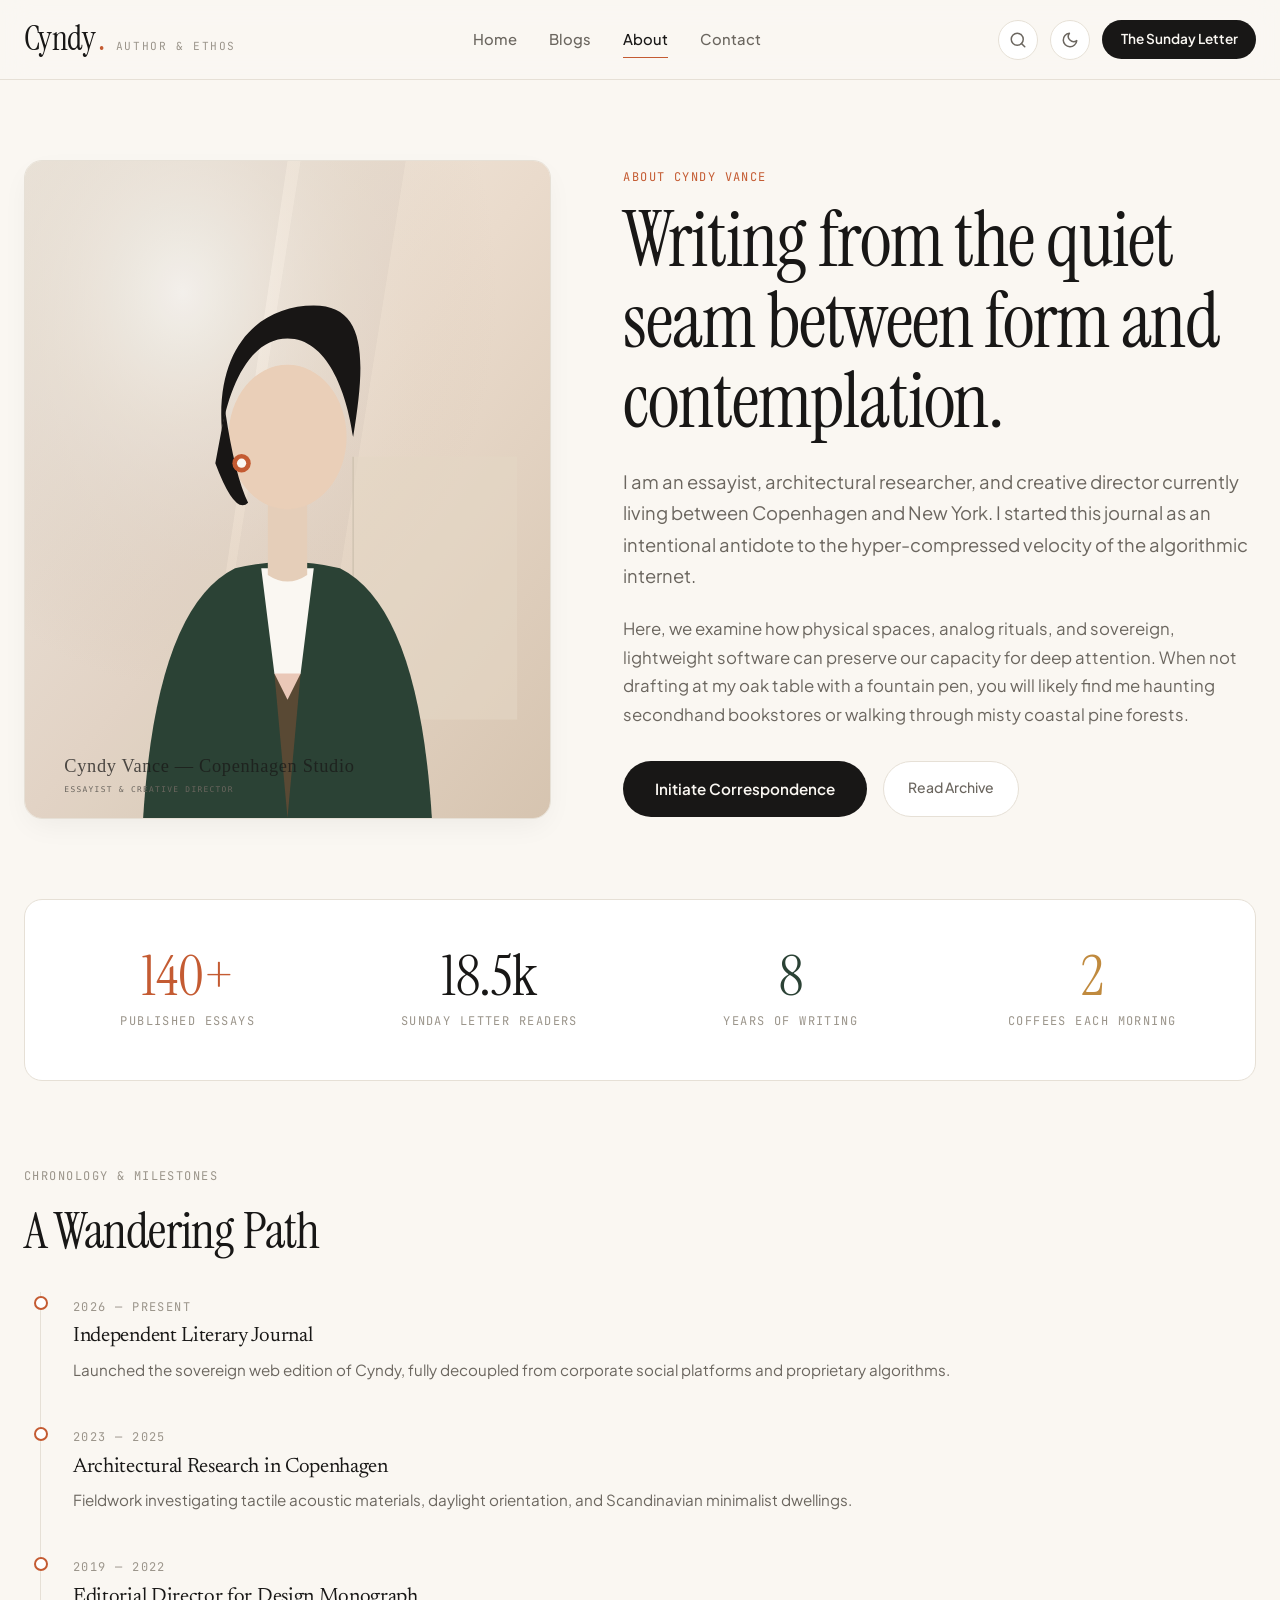
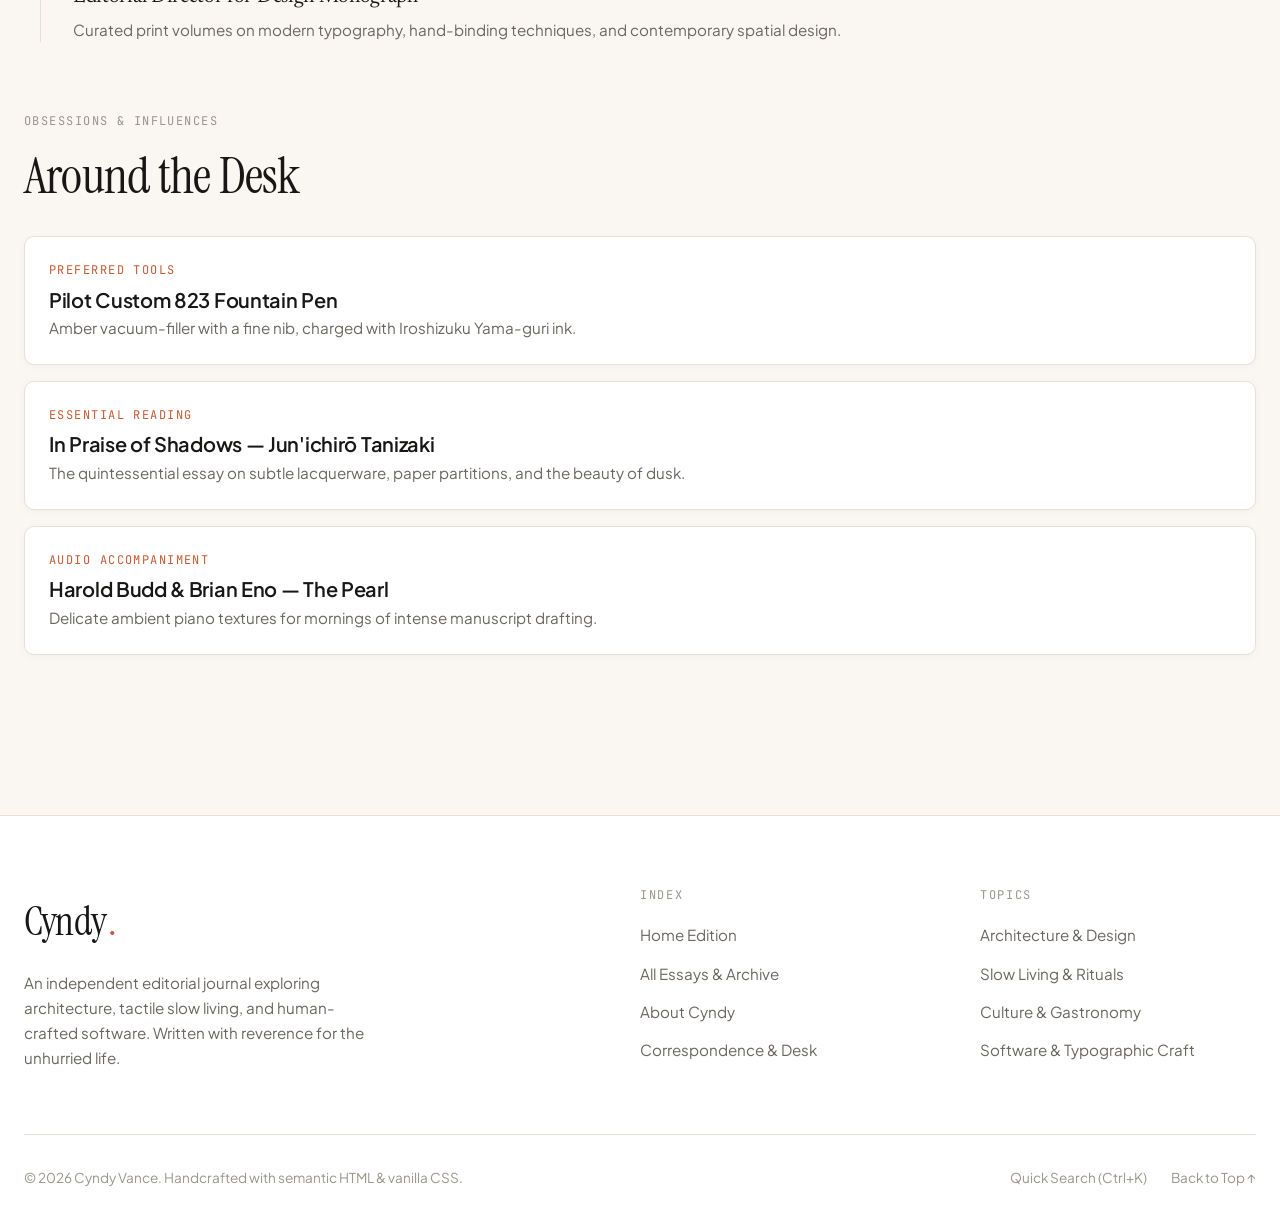
<file: about.html>
<!DOCTYPE html>
<html lang="en">
<head>
  <meta charset="UTF-8">
  <meta name="viewport" content="width=device-width, initial-scale=1.0">
  <title>About Cyndy — Notes on the Author &amp; Ethos</title>
  <meta name="description" content="Learn about Cyndy Vance, essayist and creative director exploring slow architecture, deliberate crafts, and intentional technology.">
  <link rel="stylesheet" href="Style/main.css">
</head>
<body>

  <!-- Top Reading Progress Indicator -->
  <div id="readingProgressBar"></div>

  <!-- Header -->
  <header class="site-header">
    <div class="container header-inner">
      <div class="logo-area">
        <a href="index.html" class="brand-logo" id="siteLogo">Cyndy<span class="dot">.</span></a>
        <span class="brand-subtitle">Author &amp; Ethos</span>
      </div>

      <nav class="desktop-nav" aria-label="Main Navigation">
        <a href="index.html" class="nav-link" id="navHome">Home</a>
        <a href="blogs.html" class="nav-link" id="navBlogs">Blogs</a>
        <a href="about.html" class="nav-link active" id="navAbout">About</a>
        <a href="contact.html" class="nav-link" id="navContact">Contact</a>
      </nav>

      <div class="header-actions">
        <button class="header-btn open-search-btn" id="searchTriggerBtn" title="Search articles (Ctrl+K)" aria-label="Search articles">
          <svg width="18" height="18" viewBox="0 0 24 24" fill="none" stroke="currentColor" stroke-width="2" stroke-linecap="round" stroke-linejoin="round"><circle cx="11" cy="11" r="8"/><line x1="21" y1="21" x2="16.65" y2="16.65"/></svg>
        </button>

        <button class="header-btn theme-toggle-btn" id="themeToggleBtn" title="Toggle Theme" aria-label="Toggle Dark/Light Mode">
          <!-- Populated by JS -->
        </button>

        <a href="index.html#newsletterSection" class="cta-newsletter-btn" id="navNewsletterBtn">The Sunday Letter</a>

        <button class="mobile-menu-toggle" id="mobileMenuToggle" aria-label="Toggle navigation menu">
          <span></span>
          <span></span>
          <span></span>
        </button>
      </div>
    </div>
  </header>

  <!-- Mobile Drawer -->
  <div class="mobile-nav-drawer" id="mobileNavDrawer">
    <a href="index.html" class="nav-link">Home</a>
    <a href="blogs.html" class="nav-link">Blogs</a>
    <a href="about.html" class="nav-link active">About</a>
    <a href="contact.html" class="nav-link">Contact</a>
    <div class="divider"></div>
    <button class="btn-primary open-search-btn" style="width: 100%; justify-content: center;">Search Essays</button>
  </div>

  <!-- Main Content -->
  <main class="page-section">
    <div class="container">
      
      <!-- About Hero Grid -->
      <div class="about-hero-grid" style="margin-bottom: 5rem;">
        <div class="about-portrait-frame">
          <img src="Media/cyndy_portrait.svg" alt="Cyndy Vance in studio" loading="eager">
        </div>

        <div>
          <span class="mono-label" style="margin-bottom: 0.75rem; color: var(--accent-terracotta);">ABOUT CYNDY VANCE</span>
          <h1 class="display-1" style="margin-bottom: 1.5rem;">Writing from the quiet seam between form and contemplation.</h1>
          <p style="font-size: 1.15rem; line-height: 1.7; margin-bottom: 1.5rem;">
            I am an essayist, architectural researcher, and creative director currently living between Copenhagen and New York. I started this journal as an intentional antidote to the hyper-compressed velocity of the algorithmic internet.
          </p>
          <p style="font-size: 1.05rem; line-height: 1.7; margin-bottom: 2rem;">
            Here, we examine how physical spaces, analog rituals, and sovereign, lightweight software can preserve our capacity for deep attention. When not drafting at my oak table with a fountain pen, you will likely find me haunting secondhand bookstores or walking through misty coastal pine forests.
          </p>
          <div style="display: flex; gap: 1rem; flex-wrap: wrap;">
            <a href="contact.html" class="btn-primary">Initiate Correspondence</a>
            <a href="blogs.html" class="filter-btn" style="padding: 0.85rem 1.5rem;">Read Archive</a>
          </div>
        </div>
      </div>

      <!-- Stats / By The Numbers -->
      <div style="background-color: var(--bg-surface); border: 1px solid var(--border-light); border-radius: var(--radius-lg); padding: 3rem 2rem; margin-bottom: 5rem;">
        <div style="display: grid; grid-template-columns: repeat(auto-fit, minmax(200px, 1fr)); gap: 2.5rem; text-align: center;">
          <div>
            <div style="font-family: var(--font-serif-display); font-size: 3.5rem; color: var(--accent-terracotta); line-height: 1;">140+</div>
            <div class="mono-label" style="margin-top: 0.5rem;">PUBLISHED ESSAYS</div>
          </div>
          <div>
            <div style="font-family: var(--font-serif-display); font-size: 3.5rem; color: var(--text-main); line-height: 1;">18.5k</div>
            <div class="mono-label" style="margin-top: 0.5rem;">SUNDAY LETTER READERS</div>
          </div>
          <div>
            <div style="font-family: var(--font-serif-display); font-size: 3.5rem; color: var(--accent-olive); line-height: 1;">8</div>
            <div class="mono-label" style="margin-top: 0.5rem;">YEARS OF WRITING</div>
          </div>
          <div>
            <div style="font-family: var(--font-serif-display); font-size: 3.5rem; color: var(--accent-ochre); line-height: 1;">2</div>
            <div class="mono-label" style="margin-top: 0.5rem;">COFFEES EACH MORNING</div>
          </div>
        </div>
      </div>

      <!-- Two Column: Timeline & Desk Curations -->
      <div style="display: grid; grid-template-columns: 1fr; gap: 4rem; margin-bottom: 5rem;" class="contact-grid">
        <!-- Milestone Trajectory -->
        <div>
          <span class="mono-label" style="margin-bottom: 1rem;">CHRONOLOGY &amp; MILESTONES</span>
          <h2 class="display-2" style="margin-bottom: 2rem;">A Wandering Path</h2>

          <div class="timeline-list">
            <div class="timeline-item">
              <div class="timeline-dot"></div>
              <span class="mono-label">2026 — PRESENT</span>
              <h3 style="font-size: 1.3rem; margin: 0.4rem 0;">Independent Literary Journal</h3>
              <p style="font-size: 0.95rem;">Launched the sovereign web edition of Cyndy, fully decoupled from corporate social platforms and proprietary algorithms.</p>
            </div>

            <div class="timeline-item">
              <div class="timeline-dot"></div>
              <span class="mono-label">2023 — 2025</span>
              <h3 style="font-size: 1.3rem; margin: 0.4rem 0;">Architectural Research in Copenhagen</h3>
              <p style="font-size: 0.95rem;">Fieldwork investigating tactile acoustic materials, daylight orientation, and Scandinavian minimalist dwellings.</p>
            </div>

            <div class="timeline-item">
              <div class="timeline-dot"></div>
              <span class="mono-label">2019 — 2022</span>
              <h3 style="font-size: 1.3rem; margin: 0.4rem 0;">Editorial Director for Design Monograph</h3>
              <p style="font-size: 0.95rem;">Curated print volumes on modern typography, hand-binding techniques, and contemporary spatial design.</p>
            </div>
          </div>
        </div>

        <!-- The Desk & Curated Shelf -->
        <div>
          <span class="mono-label" style="margin-bottom: 1rem;">OBSESSIONS &amp; INFLUENCES</span>
          <h2 class="display-2" style="margin-bottom: 2rem;">Around the Desk</h2>

          <div style="display: flex; flex-direction: column; gap: 1rem;">
            <div class="post-card" style="padding: 1.5rem; cursor: default;">
              <span class="mono-label" style="color: var(--accent-terracotta);">PREFERRED TOOLS</span>
              <h4 style="margin: 0.4rem 0 0.25rem;">Pilot Custom 823 Fountain Pen</h4>
              <p style="font-size: 0.95rem; margin: 0;">Amber vacuum-filler with a fine nib, charged with Iroshizuku Yama-guri ink.</p>
            </div>

            <div class="post-card" style="padding: 1.5rem; cursor: default;">
              <span class="mono-label" style="color: var(--accent-terracotta);">ESSENTIAL READING</span>
              <h4 style="margin: 0.4rem 0 0.25rem;">In Praise of Shadows — Jun'ichirō Tanizaki</h4>
              <p style="font-size: 0.95rem; margin: 0;">The quintessential essay on subtle lacquerware, paper partitions, and the beauty of dusk.</p>
            </div>

            <div class="post-card" style="padding: 1.5rem; cursor: default;">
              <span class="mono-label" style="color: var(--accent-terracotta);">AUDIO ACCOMPANIMENT</span>
              <h4 style="margin: 0.4rem 0 0.25rem;">Harold Budd &amp; Brian Eno — The Pearl</h4>
              <p style="font-size: 0.95rem; margin: 0;">Delicate ambient piano textures for mornings of intense manuscript drafting.</p>
            </div>
          </div>
        </div>
      </div>

    </div>
  </main>

  <!-- Footer -->
  <footer class="site-footer">
    <div class="container">
      <div class="footer-grid">
        <div class="footer-col-brand">
          <div class="brand-logo">Cyndy<span class="dot">.</span></div>
          <p style="max-width: 360px; font-size: 0.95rem;">
            An independent editorial journal exploring architecture, tactile slow living, and human-crafted software. Written with reverence for the unhurried life.
          </p>
        </div>

        <div class="footer-col">
          <h5>Index</h5>
          <ul class="footer-links">
            <li><a href="index.html">Home Edition</a></li>
            <li><a href="blogs.html">All Essays &amp; Archive</a></li>
            <li><a href="about.html">About Cyndy</a></li>
            <li><a href="contact.html">Correspondence &amp; Desk</a></li>
          </ul>
        </div>

        <div class="footer-col">
          <h5>Topics</h5>
          <ul class="footer-links">
            <li><a href="blogs.html">Architecture &amp; Design</a></li>
            <li><a href="blogs.html">Slow Living &amp; Rituals</a></li>
            <li><a href="blogs.html">Culture &amp; Gastronomy</a></li>
            <li><a href="blogs.html">Software &amp; Typographic Craft</a></li>
          </ul>
        </div>
      </div>

      <div class="footer-bottom">
        <div>&copy; 2026 Cyndy Vance. Handcrafted with semantic HTML &amp; vanilla CSS.</div>
        <div style="display: flex; gap: 1.5rem;">
          <a href="#" class="open-search-btn">Quick Search (Ctrl+K)</a>
          <a href="#siteLogo">Back to Top &uarr;</a>
        </div>
      </div>
    </div>
  </footer>

  <!-- Global Search Overlay -->
  <div class="search-overlay" id="searchOverlay" aria-modal="true" role="dialog">
    <div class="search-modal">
      <div class="search-header">
        <svg width="20" height="20" viewBox="0 0 24 24" fill="none" stroke="var(--text-light)" stroke-width="2"><circle cx="11" cy="11" r="8"/><line x1="21" y1="21" x2="16.65" y2="16.65"/></svg>
        <input type="text" id="globalSearchInput" class="search-input" placeholder="Search essays, keywords, topics..." autocomplete="off">
        <span class="search-close-btn" id="searchCloseBtn">ESC</span>
      </div>
      <div class="search-results-list" id="searchResults"></div>
    </div>
  </div>

  <!-- Scripts -->
  <script src="Script/data.js"></script>
  <script src="Script/app.js"></script>
</body>
</html>
</file>
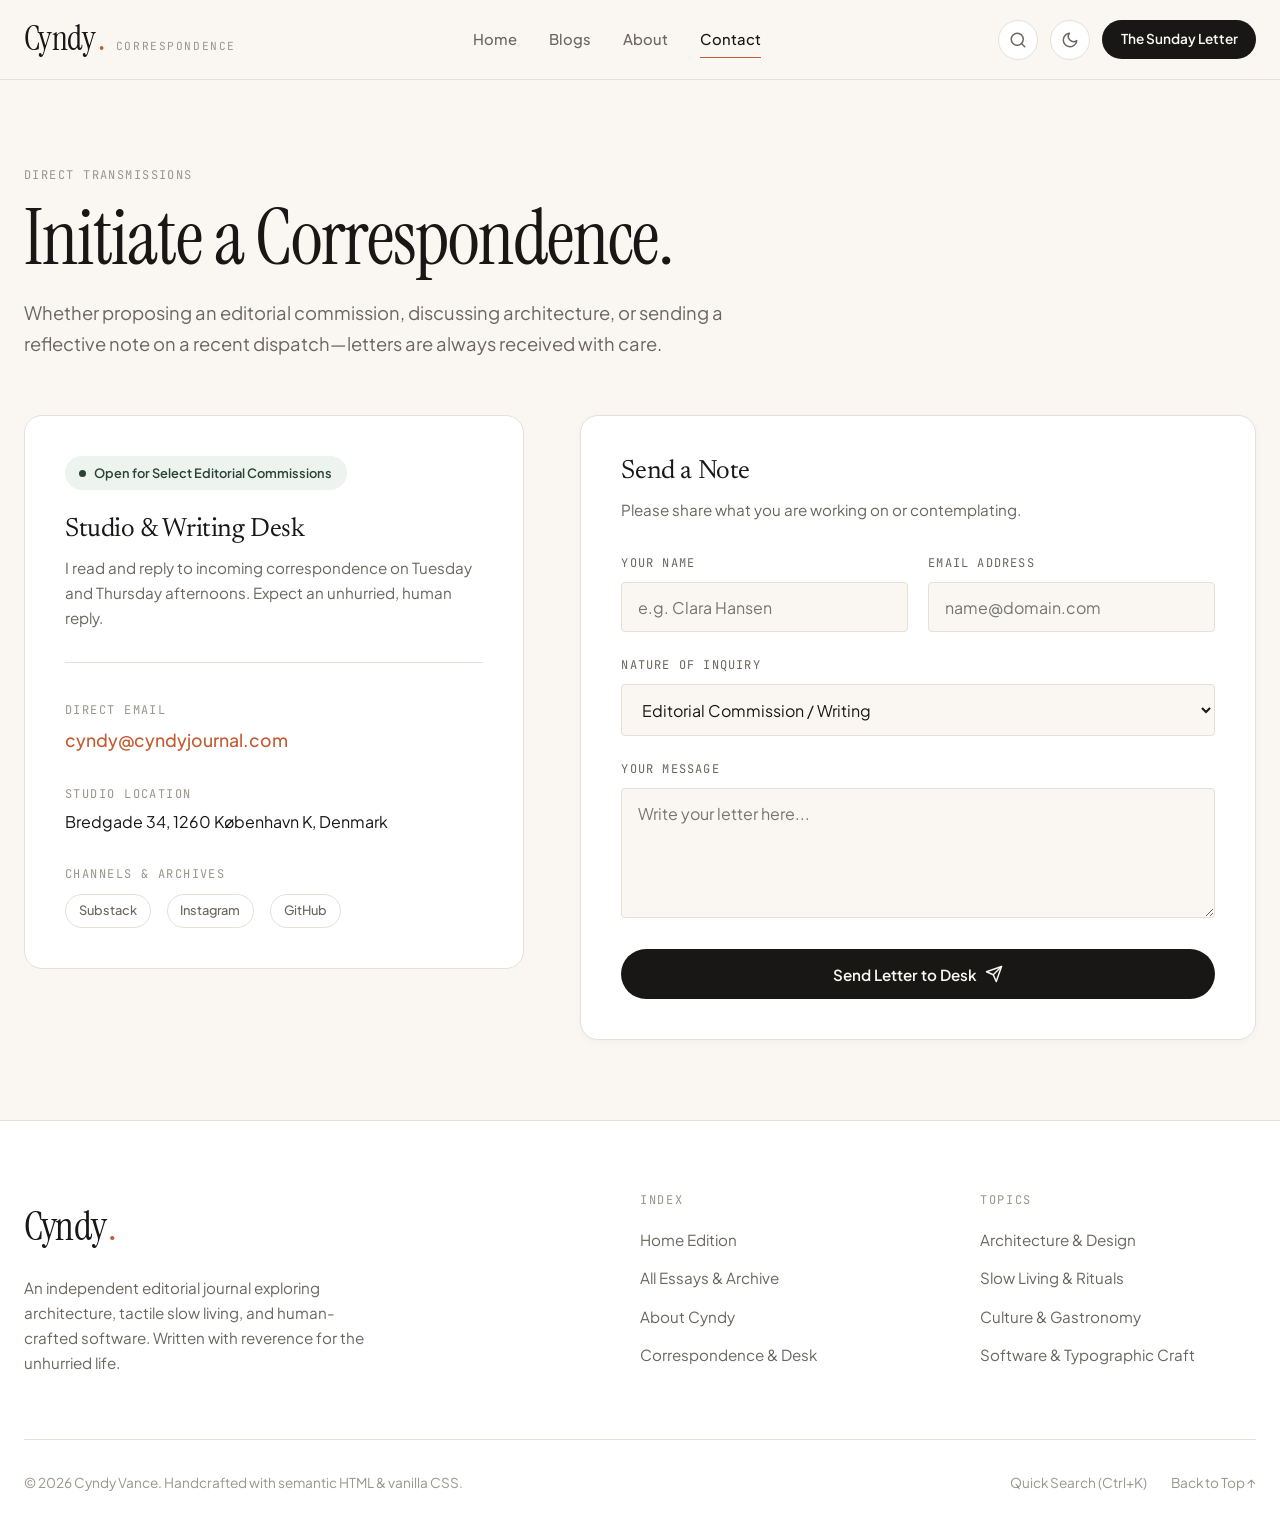
<file: contact.html>
<!DOCTYPE html>
<html lang="en">
<head>
  <meta charset="UTF-8">
  <meta name="viewport" content="width=device-width, initial-scale=1.0">
  <title>Contact &amp; Correspondence — Cyndy</title>
  <meta name="description" content="Send a direct letter or collaboration inquiry to Cyndy Vance. Written correspondence, speaking, and editorial commissions.">
  <link rel="stylesheet" href="Style/main.css">
</head>
<body>

  <!-- Top Reading Progress Indicator -->
  <div id="readingProgressBar"></div>

  <!-- Header -->
  <header class="site-header">
    <div class="container header-inner">
      <div class="logo-area">
        <a href="index.html" class="brand-logo" id="siteLogo">Cyndy<span class="dot">.</span></a>
        <span class="brand-subtitle">Correspondence</span>
      </div>

      <nav class="desktop-nav" aria-label="Main Navigation">
        <a href="index.html" class="nav-link" id="navHome">Home</a>
        <a href="blogs.html" class="nav-link" id="navBlogs">Blogs</a>
        <a href="about.html" class="nav-link" id="navAbout">About</a>
        <a href="contact.html" class="nav-link active" id="navContact">Contact</a>
      </nav>

      <div class="header-actions">
        <button class="header-btn open-search-btn" id="searchTriggerBtn" title="Search articles (Ctrl+K)" aria-label="Search articles">
          <svg width="18" height="18" viewBox="0 0 24 24" fill="none" stroke="currentColor" stroke-width="2" stroke-linecap="round" stroke-linejoin="round"><circle cx="11" cy="11" r="8"/><line x1="21" y1="21" x2="16.65" y2="16.65"/></svg>
        </button>

        <button class="header-btn theme-toggle-btn" id="themeToggleBtn" title="Toggle Theme" aria-label="Toggle Dark/Light Mode">
          <!-- Populated by JS -->
        </button>

        <a href="index.html#newsletterSection" class="cta-newsletter-btn" id="navNewsletterBtn">The Sunday Letter</a>

        <button class="mobile-menu-toggle" id="mobileMenuToggle" aria-label="Toggle navigation menu">
          <span></span>
          <span></span>
          <span></span>
        </button>
      </div>
    </div>
  </header>

  <!-- Mobile Drawer -->
  <div class="mobile-nav-drawer" id="mobileNavDrawer">
    <a href="index.html" class="nav-link">Home</a>
    <a href="blogs.html" class="nav-link">Blogs</a>
    <a href="about.html" class="nav-link">About</a>
    <a href="contact.html" class="nav-link active">Contact</a>
    <div class="divider"></div>
    <button class="btn-primary open-search-btn" style="width: 100%; justify-content: center;">Search Essays</button>
  </div>

  <!-- Main Content -->
  <main class="page-section">
    <div class="container">
      <div style="max-width: 760px; margin-bottom: 3.5rem;">
        <span class="mono-label" style="margin-bottom: 0.75rem;">DIRECT TRANSMISSIONS</span>
        <h1 class="display-1" style="margin-bottom: 1.25rem;">Initiate a Correspondence.</h1>
        <p style="font-size: 1.15rem; color: var(--text-muted);">
          Whether proposing an editorial commission, discussing architecture, or sending a reflective note on a recent dispatch—letters are always received with care.
        </p>
      </div>

      <div class="contact-grid">
        <!-- Left: Studio Details & Availability -->
        <div class="contact-info-card">
          <div style="margin-bottom: 2rem;">
            <div class="status-badge" style="margin-bottom: 1.5rem;">
              <span class="status-dot"></span>
              <span>Open for Select Editorial Commissions</span>
            </div>
            <h3>Studio &amp; Writing Desk</h3>
            <p style="margin-top: 0.5rem; font-size: 0.95rem;">
              I read and reply to incoming correspondence on Tuesday and Thursday afternoons. Expect an unhurried, human reply.
            </p>
          </div>

          <div class="divider" style="margin: 2rem 0;"></div>

          <div style="display: flex; flex-direction: column; gap: 1.5rem;">
            <div>
              <span class="mono-label">DIRECT EMAIL</span>
              <div style="font-size: 1.1rem; font-weight: 500; margin-top: 0.25rem;">
                <a href="mailto:cyndy@cyndyjournal.com" class="accent-text">cyndy@cyndyjournal.com</a>
              </div>
            </div>

            <div>
              <span class="mono-label">STUDIO LOCATION</span>
              <div style="font-size: 1rem; color: var(--text-main); margin-top: 0.25rem;">
                Bredgade 34, 1260 København K, Denmark
              </div>
            </div>

            <div>
              <span class="mono-label">CHANNELS &amp; ARCHIVES</span>
              <div style="display: flex; gap: 1rem; margin-top: 0.5rem; flex-wrap: wrap;">
                <a href="https://substack.com" target="_blank" rel="noopener" class="filter-btn" style="font-size: 0.8rem; padding: 0.35rem 0.8rem;">Substack</a>
                <a href="https://instagram.com" target="_blank" rel="noopener" class="filter-btn" style="font-size: 0.8rem; padding: 0.35rem 0.8rem;">Instagram</a>
                <a href="https://github.com" target="_blank" rel="noopener" class="filter-btn" style="font-size: 0.8rem; padding: 0.35rem 0.8rem;">GitHub</a>
              </div>
            </div>
          </div>
        </div>

        <!-- Right: Inquiry Form -->
        <div class="contact-form-card">
          <h3 style="margin-bottom: 0.5rem;">Send a Note</h3>
          <p style="font-size: 0.95rem; margin-bottom: 2rem;">Please share what you are working on or contemplating.</p>

          <form id="contactInquiryForm">
            <div style="display: grid; grid-template-columns: 1fr; gap: 1.25rem;" class="form-row-responsive">
              <div class="form-group">
                <label for="contactName" class="form-label">Your Name</label>
                <input type="text" id="contactName" class="form-control" placeholder="e.g. Clara Hansen" required>
              </div>

              <div class="form-group">
                <label for="contactEmail" class="form-label">Email Address</label>
                <input type="email" id="contactEmail" class="form-control" placeholder="name@domain.com" required>
              </div>
            </div>

            <div class="form-group">
              <label for="contactTopic" class="form-label">Nature of Inquiry</label>
              <select id="contactTopic" class="form-control" style="background-color: var(--bg-primary); cursor: pointer;">
                <option value="editorial">Editorial Commission / Writing</option>
                <option value="speaking">Speaking / Architecture Panel</option>
                <option value="reader">Personal Reader Note / Reflection</option>
                <option value="press">Press &amp; Interviews</option>
                <option value="other">Other Curiosities</option>
              </select>
            </div>

            <div class="form-group">
              <label for="contactMessage" class="form-label">Your Message</label>
              <textarea id="contactMessage" class="form-control" placeholder="Write your letter here..." required></textarea>
            </div>

            <button type="submit" class="btn-primary" style="width: 100%;">
              <span>Send Letter to Desk</span>
              <svg width="18" height="18" viewBox="0 0 24 24" fill="none" stroke="currentColor" stroke-width="2" stroke-linecap="round" stroke-linejoin="round"><line x1="22" y1="2" x2="11" y2="13"/><polygon points="22 2 15 22 11 13 2 9 22 2"/></svg>
            </button>
          </form>
        </div>
      </div>
    </div>
  </main>

  <!-- Footer -->
  <footer class="site-footer">
    <div class="container">
      <div class="footer-grid">
        <div class="footer-col-brand">
          <div class="brand-logo">Cyndy<span class="dot">.</span></div>
          <p style="max-width: 360px; font-size: 0.95rem;">
            An independent editorial journal exploring architecture, tactile slow living, and human-crafted software. Written with reverence for the unhurried life.
          </p>
        </div>

        <div class="footer-col">
          <h5>Index</h5>
          <ul class="footer-links">
            <li><a href="index.html">Home Edition</a></li>
            <li><a href="blogs.html">All Essays &amp; Archive</a></li>
            <li><a href="about.html">About Cyndy</a></li>
            <li><a href="contact.html">Correspondence &amp; Desk</a></li>
          </ul>
        </div>

        <div class="footer-col">
          <h5>Topics</h5>
          <ul class="footer-links">
            <li><a href="blogs.html">Architecture &amp; Design</a></li>
            <li><a href="blogs.html">Slow Living &amp; Rituals</a></li>
            <li><a href="blogs.html">Culture &amp; Gastronomy</a></li>
            <li><a href="blogs.html">Software &amp; Typographic Craft</a></li>
          </ul>
        </div>
      </div>

      <div class="footer-bottom">
        <div>&copy; 2026 Cyndy Vance. Handcrafted with semantic HTML &amp; vanilla CSS.</div>
        <div style="display: flex; gap: 1.5rem;">
          <a href="#" class="open-search-btn">Quick Search (Ctrl+K)</a>
          <a href="#siteLogo">Back to Top &uarr;</a>
        </div>
      </div>
    </div>
  </footer>

  <!-- Global Search Overlay -->
  <div class="search-overlay" id="searchOverlay" aria-modal="true" role="dialog">
    <div class="search-modal">
      <div class="search-header">
        <svg width="20" height="20" viewBox="0 0 24 24" fill="none" stroke="var(--text-light)" stroke-width="2"><circle cx="11" cy="11" r="8"/><line x1="21" y1="21" x2="16.65" y2="16.65"/></svg>
        <input type="text" id="globalSearchInput" class="search-input" placeholder="Search essays, keywords, topics..." autocomplete="off">
        <span class="search-close-btn" id="searchCloseBtn">ESC</span>
      </div>
      <div class="search-results-list" id="searchResults"></div>
    </div>
  </div>

  <!-- Scripts -->
  <script src="Script/data.js"></script>
  <script src="Script/app.js"></script>
</body>
</html>
</file>
<file: Style/main.css>
@import "base.css";
@import "layout.css";
@import "components.css";
</file>
